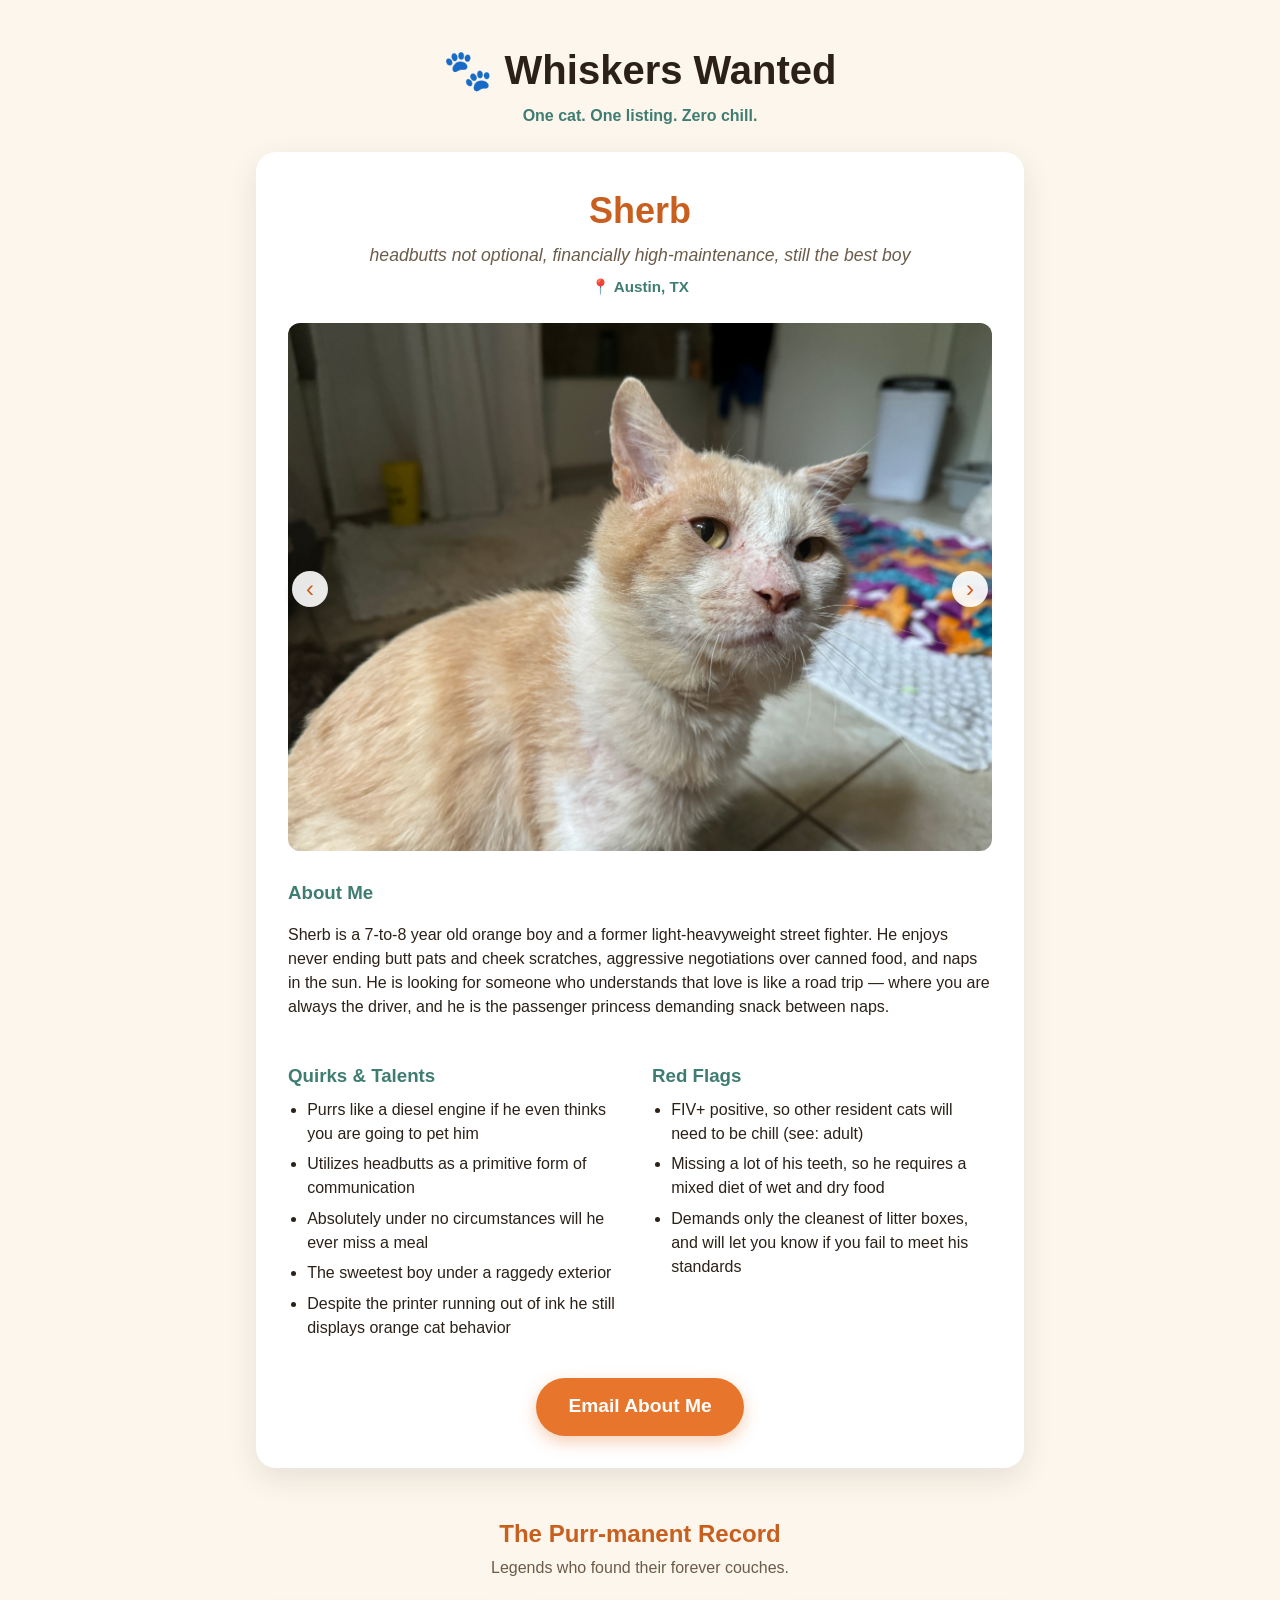
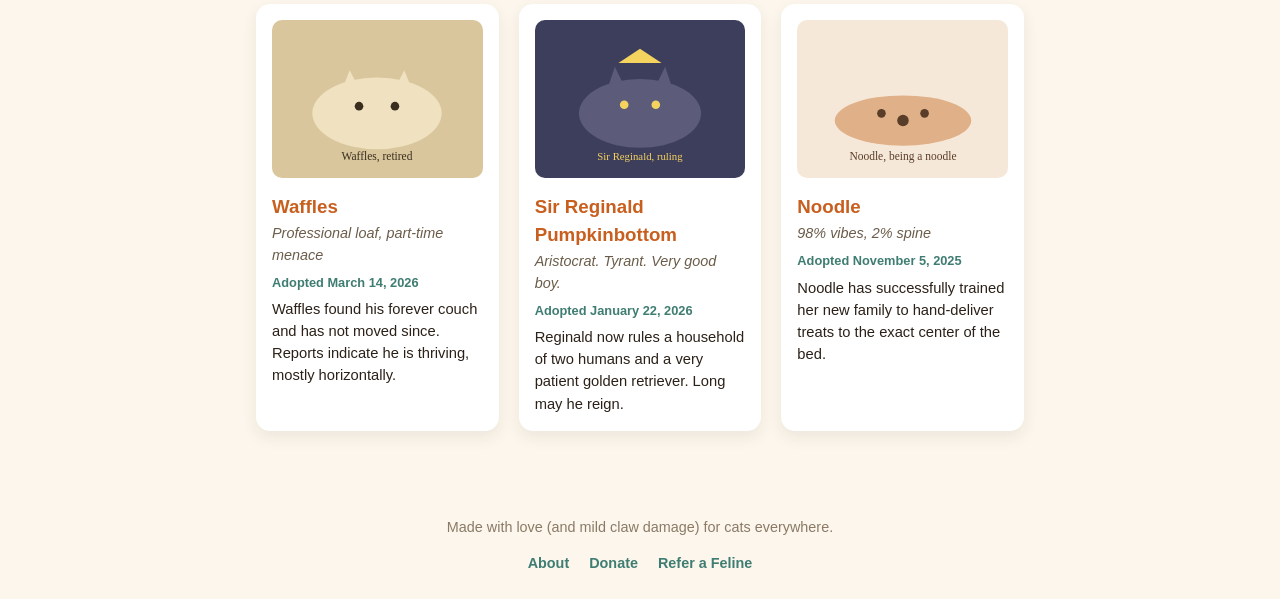
<file: index.html>
<!doctype html>
<html lang="en">
  <head>
    <meta charset="UTF-8" />
    <meta name="viewport" content="width=device-width, initial-scale=1.0" />
    <title>Whiskers Wanted</title>
    <link rel="stylesheet" href="style.css" />
  </head>
  <body>
    <header class="site-header">
      <h1>🐾 Whiskers Wanted</h1>
      <p class="site-subtitle">One cat. One listing. Zero chill.</p>
    </header>

    <main>
      <section id="featured-cat" class="cat-card">
        <div class="adopted-banner" id="adopted-banner" hidden>
          <span>ADOPTED!</span>
        </div>

        <div class="cat-header">
          <h2 id="cat-name">Loading…</h2>
          <p class="tagline" id="cat-tagline"></p>
          <p class="cat-location" id="cat-location" hidden></p>
        </div>

        <div class="gallery-carousel">
          <button
            type="button"
            class="gallery-nav gallery-prev"
            id="gallery-prev"
            aria-label="Previous photo"
          >
            &#8249;
          </button>
          <div class="gallery" id="cat-gallery"></div>
          <button
            type="button"
            class="gallery-nav gallery-next"
            id="gallery-next"
            aria-label="Next photo"
          >
            &#8250;
          </button>
        </div>

        <div class="cat-section">
          <h3>About Me</h3>
          <p id="cat-bio"></p>
        </div>

        <div class="cat-section two-col">
          <div>
            <h3>Quirks &amp; Talents</h3>
            <ul id="cat-traits"></ul>
          </div>
          <div>
            <h3>Red Flags</h3>
            <ul id="cat-redflags"></ul>
          </div>
        </div>

        <div class="cta">
          <a id="email-button" class="email-button" href="#">Email About Me</a>
          <p class="adopted-note" id="adopted-note" hidden></p>
        </div>
      </section>

      <section id="archive" class="archive-section">
        <h2>The Purr-manent Record</h2>
        <p class="archive-subtitle">Legends who found their forever couches.</p>
        <div class="archive-grid" id="archive-grid"></div>
      </section>
    </main>

    <footer class="site-footer">
      <p>Made with love (and mild claw damage) for cats everywhere.</p>
      <nav class="footer-links">
        <a href="about.html">About</a>
        <a href="donate.html">Donate</a>
        <a href="refer.html">Refer a Feline</a>
      </nav>
    </footer>

    <dialog id="lightbox" class="lightbox" aria-label="Photo viewer">
      <button type="button" class="lightbox-btn lightbox-close" id="lightbox-close" aria-label="Close photo viewer">&times;</button>
      <button type="button" class="lightbox-btn lightbox-prev" id="lightbox-prev" aria-label="Previous photo">&#8249;</button>
      <img class="lightbox-img" id="lightbox-img" alt="" />
      <button type="button" class="lightbox-btn lightbox-next" id="lightbox-next" aria-label="Next photo">&#8250;</button>
    </dialog>

    <script src="script.js"></script>
  </body>
</html>
</file>
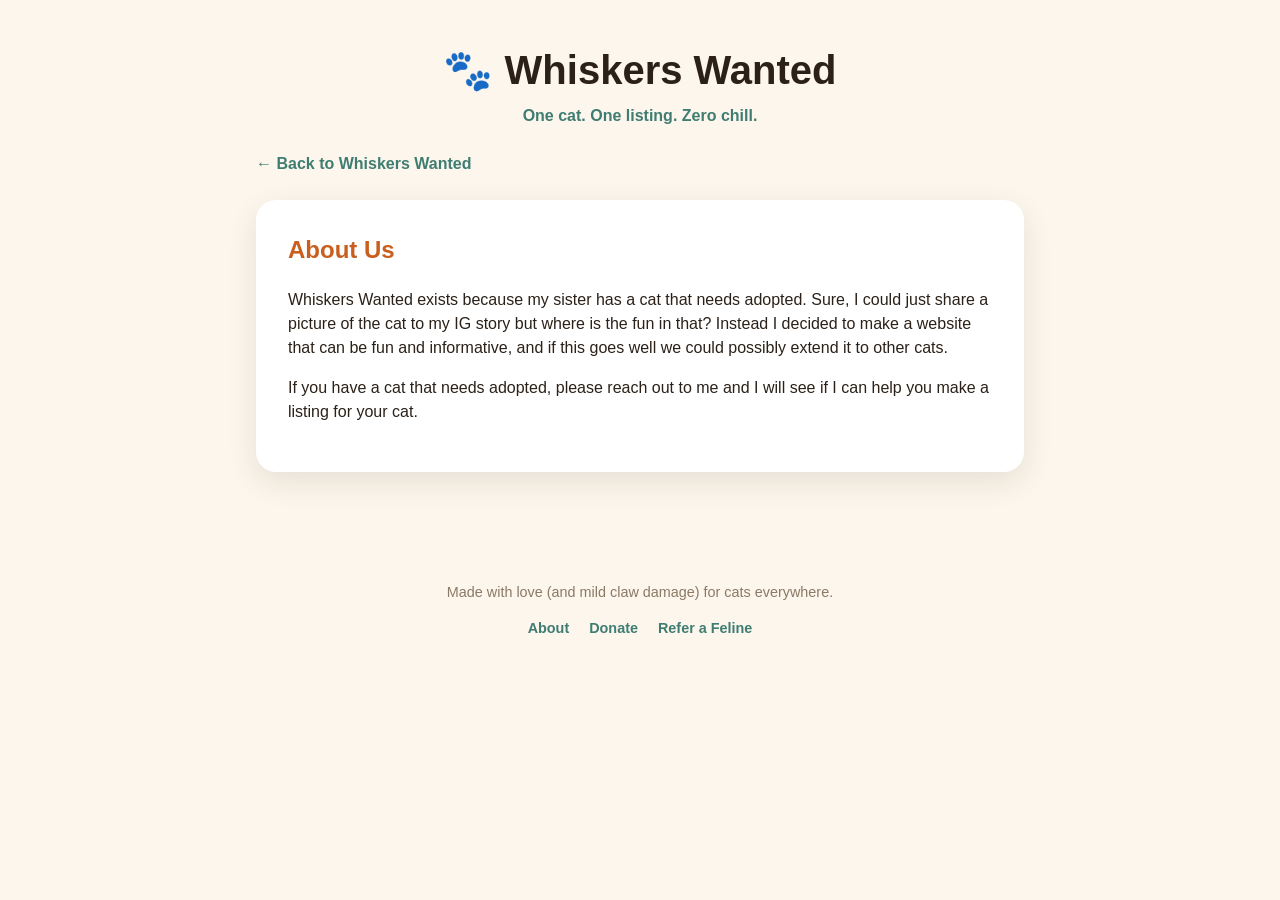
<file: about.html>
<!doctype html>
<html lang="en">
  <head>
    <meta charset="UTF-8" />
    <meta name="viewport" content="width=device-width, initial-scale=1.0" />
    <title>About — Whiskers Wanted</title>
    <link rel="stylesheet" href="style.css" />
  </head>
  <body>
    <header class="site-header">
      <h1>🐾 Whiskers Wanted</h1>
      <p class="site-subtitle">One cat. One listing. Zero chill.</p>
    </header>

    <main>
      <a class="back-home" href="index.html">&larr; Back to Whiskers Wanted</a>

      <section class="page-section">
        <h2>About Us</h2>
        <p>
          Whiskers Wanted exists because my sister has a cat that needs adopted.
          Sure, I could just share a picture of the cat to my IG story but where
          is the fun in that? Instead I decided to make a website that can be
          fun and informative, and if this goes well we could possibly extend it
          to other cats.
        </p>
        <p>
          If you have a cat that needs adopted, please reach out to me and I
          will see if I can help you make a listing for your cat.
        </p>
      </section>
    </main>

    <footer class="site-footer">
      <p>Made with love (and mild claw damage) for cats everywhere.</p>
      <nav class="footer-links">
        <a href="about.html">About</a>
        <a href="donate.html">Donate</a>
        <a href="refer.html">Refer a Feline</a>
      </nav>
    </footer>
  </body>
</html>
</file>
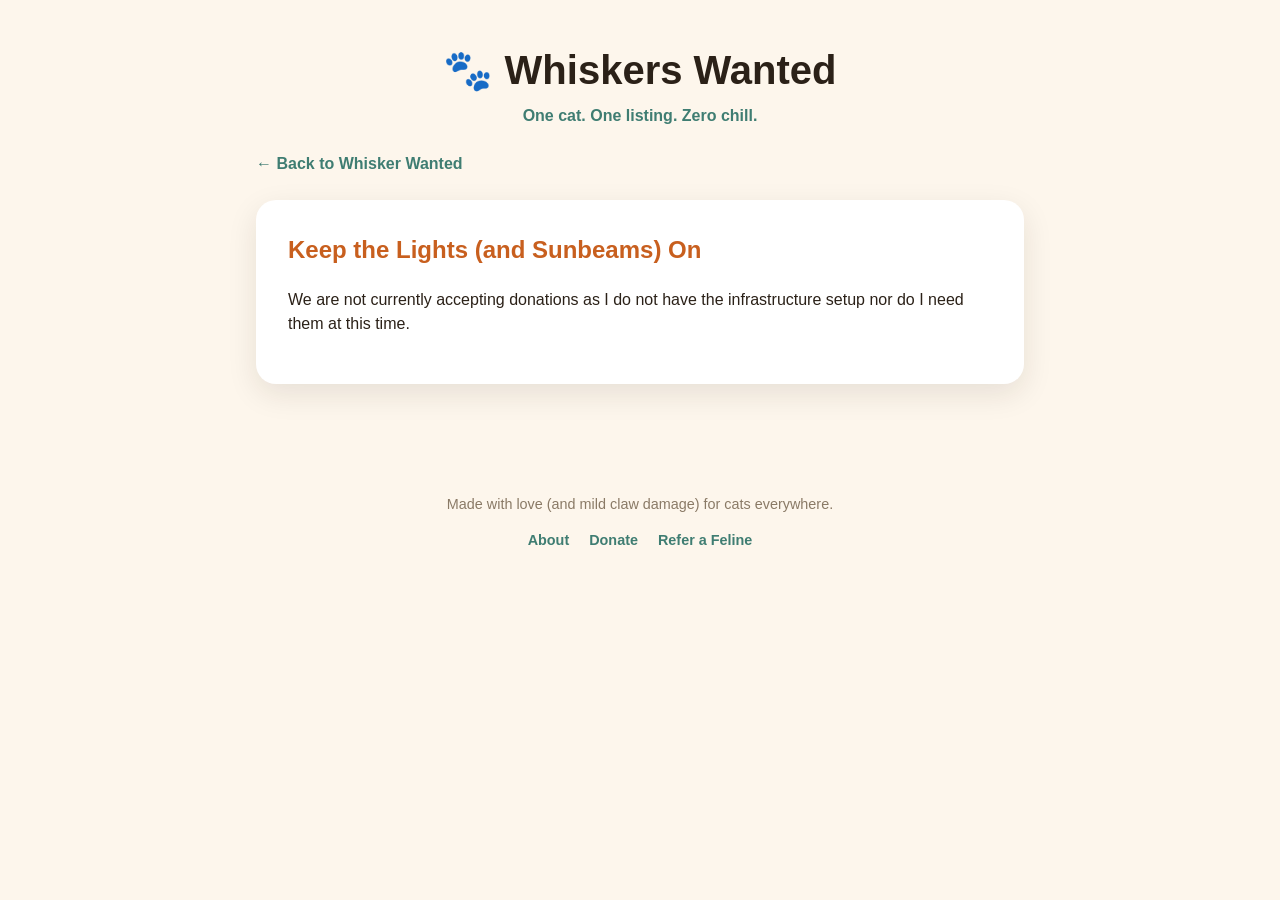
<file: donate.html>
<!doctype html>
<html lang="en">
  <head>
    <meta charset="UTF-8" />
    <meta name="viewport" content="width=device-width, initial-scale=1.0" />
    <title>Donate — Whisker Wanted</title>
    <link rel="stylesheet" href="style.css" />
  </head>
  <body>
    <header class="site-header">
      <h1>🐾 Whiskers Wanted</h1>
      <p class="site-subtitle">One cat. One listing. Zero chill.</p>
    </header>

    <main>
      <a class="back-home" href="index.html">&larr; Back to Whisker Wanted</a>

      <section class="page-section">
        <h2>Keep the Lights (and Sunbeams) On</h2>
        <p>
          We are not currently accepting donations as I do not have the
          infrastructure setup nor do I need them at this time.
        </p>
      </section>
    </main>

    <footer class="site-footer">
      <p>Made with love (and mild claw damage) for cats everywhere.</p>
      <nav class="footer-links">
        <a href="about.html">About</a>
        <a href="donate.html">Donate</a>
        <a href="refer.html">Refer a Feline</a>
      </nav>
    </footer>
  </body>
</html>
</file>
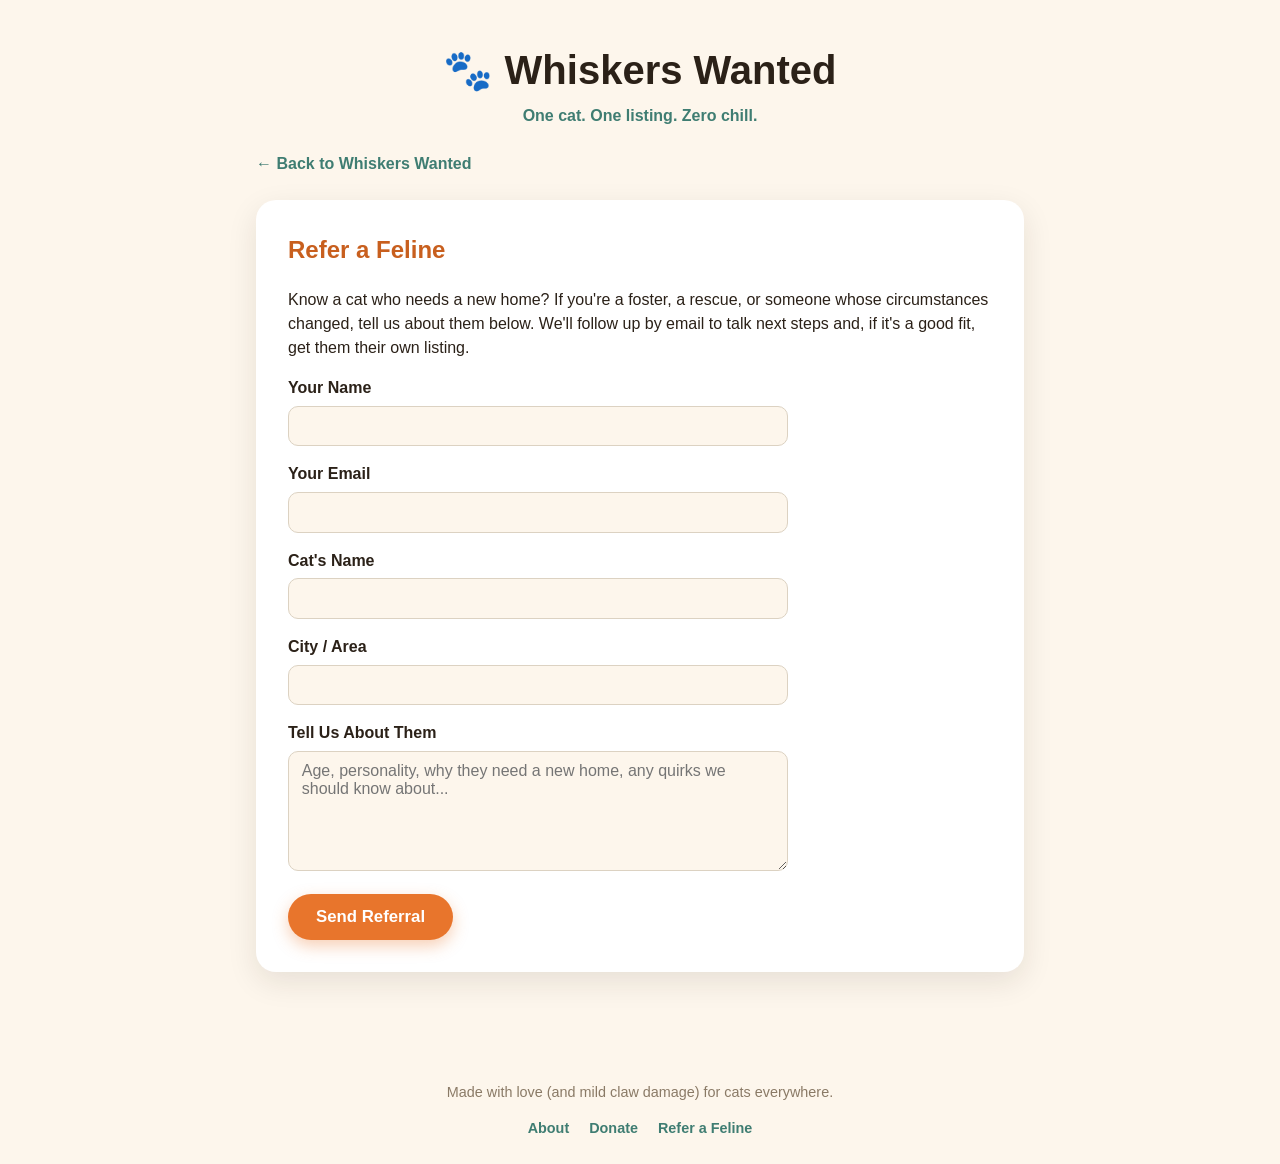
<file: refer.html>
<!doctype html>
<html lang="en">
  <head>
    <meta charset="UTF-8" />
    <meta name="viewport" content="width=device-width, initial-scale=1.0" />
    <title>Refer a Feline — Whiskers Wanted</title>
    <link rel="stylesheet" href="style.css" />
  </head>
  <body>
    <header class="site-header">
      <h1>🐾 Whiskers Wanted</h1>
      <p class="site-subtitle">One cat. One listing. Zero chill.</p>
    </header>

    <main>
      <a class="back-home" href="index.html">&larr; Back to Whiskers Wanted</a>

      <section class="page-section">
        <h2>Refer a Feline</h2>
        <p>
          Know a cat who needs a new home? If you're a foster, a rescue, or
          someone whose circumstances changed, tell us about them below. We'll
          follow up by email to talk next steps and, if it's a good fit, get
          them their own listing.
        </p>

        <form
          class="contact-form"
          id="refer-form"
          method="POST"
          action="send-referral.php"
        >
          <div>
            <label for="your-name">Your Name</label>
            <input
              type="text"
              id="your-name"
              maxlength="100"
              name="your-name"
              required
            />
          </div>
          <div>
            <label for="your-email">Your Email</label>
            <input
              type="email"
              id="your-email"
              maxlength="100"
              name="your-email"
              required
            />
          </div>
          <div>
            <label for="cat-name">Cat's Name</label>
            <input
              type="text"
              id="cat-name"
              maxlength="100"
              name="cat-name"
              required
            />
          </div>
          <div>
            <label for="cat-location">City / Area</label>
            <input
              type="text"
              id="cat-location"
              maxlength="100"
              name="cat-location"
            />
          </div>
          <div>
            <label for="cat-story">Tell Us About Them</label>
            <textarea
              id="cat-story"
              maxlength="5000"
              name="cat-story"
              placeholder="Age, personality, why they need a new home, any quirks we should know about..."
              required
            ></textarea>
          </div>
          <div style="position: absolute; left: -9999px" aria-hidden="true">
            <label
              >Leave blank
              <input
                type="text"
                name="website"
                tabindex="-1"
                autocomplete="off"
            /></label>
          </div>
          <button type="submit">Send Referral</button>
        </form>
      </section>
    </main>

    <footer class="site-footer">
      <p>Made with love (and mild claw damage) for cats everywhere.</p>
      <nav class="footer-links">
        <a href="about.html">About</a>
        <a href="donate.html">Donate</a>
        <a href="refer.html">Refer a Feline</a>
      </nav>
    </footer>

    <script>
      const REFERRAL_EMAIL = 'hello@whiskerswanted.com'

      document.getElementById('refer-form').addEventListener('submit', e => {
        e.preventDefault()
        const yourName = document.getElementById('your-name').value
        const yourEmail = document.getElementById('your-email').value
        const catName = document.getElementById('cat-name').value
        const catLocation = document.getElementById('cat-location').value
        const catStory = document.getElementById('cat-story').value

        const subject = encodeURIComponent(`Cat referral: ${catName}`)
        const body = encodeURIComponent(
          `Referred by: ${yourName} (${yourEmail})\n` +
            `Cat's name: ${catName}\n` +
            `Location: ${catLocation || 'Not provided'}\n\n` +
            `Story:\n${catStory}`
        )

        window.location.href = `mailto:${REFERRAL_EMAIL}?subject=${subject}&body=${body}`
      })
    </script>
  </body>
</html>
</file>
<file: style.css>
:root {
  --cream: #fdf6ec;
  --orange: #e8752c;
  --orange-dark: #c85f1e;
  --teal: #3f7d72;
  --ink: #2b2118;
  --card-bg: #ffffff;
}

* { box-sizing: border-box; }

body {
  margin: 0;
  font-family: -apple-system, BlinkMacSystemFont, "Segoe UI", Roboto, sans-serif;
  background: var(--cream);
  color: var(--ink);
  line-height: 1.5;
}

.site-header {
  text-align: center;
  padding: 2.5rem 1rem 1.5rem;
}

.site-header h1 {
  margin: 0;
  font-size: 2.5rem;
}

.site-subtitle {
  margin: 0.25rem 0 0;
  color: var(--teal);
  font-weight: 600;
}

main {
  max-width: 800px;
  margin: 0 auto;
  padding: 0 1rem 3rem;
}

.cat-card {
  position: relative;
  background: var(--card-bg);
  border-radius: 20px;
  padding: 2rem;
  box-shadow: 0 10px 30px rgba(43, 33, 24, 0.1);
  overflow: hidden;
}

.cat-header {
  text-align: center;
  margin-bottom: 1.5rem;
}

.cat-header h2 {
  font-size: 2.25rem;
  margin: 0 0 0.25rem;
  color: var(--orange-dark);
}

.tagline {
  font-style: italic;
  color: #6b5c4a;
  margin: 0;
  font-size: 1.1rem;
}

.cat-location {
  margin: 0.5rem 0 0;
  color: var(--teal);
  font-weight: 600;
  font-size: 0.95rem;
}

.gallery-carousel {
  position: relative;
  margin-bottom: 1.5rem;
  min-width: 0;
}

.gallery {
  display: flex;
  gap: 0.75rem;
  overflow-x: auto;
  scroll-snap-type: x mandatory;
  scroll-behavior: smooth;
  -webkit-overflow-scrolling: touch;
  scrollbar-width: none;
  padding: 0 0 0.25rem;
}

.gallery::-webkit-scrollbar {
  display: none;
}

.gallery img {
  flex: 0 0 82%;
  scroll-snap-align: center;
  border-radius: 12px;
  display: block;
  aspect-ratio: 4 / 3;
  object-fit: cover;
  min-width: 0;
  max-width: 100%;
  height: auto;
  cursor: zoom-in;
}

.gallery-nav {
  position: absolute;
  top: 50%;
  transform: translateY(-50%);
  width: 2.25rem;
  height: 2.25rem;
  border-radius: 50%;
  border: none;
  background: rgba(255, 255, 255, 0.9);
  color: var(--orange-dark);
  font-size: 1.5rem;
  line-height: 1;
  display: flex;
  align-items: center;
  justify-content: center;
  cursor: pointer;
  box-shadow: 0 4px 10px rgba(43, 33, 24, 0.2);
  z-index: 2;
  transition: background 0.15s ease;
}

.gallery-nav:hover {
  background: #fff;
}

.gallery-prev {
  left: 0.25rem;
}

.gallery-next {
  right: 0.25rem;
}

@media (min-width: 640px) {
  .gallery img {
    flex-basis: 100%;
  }
}

/* Lightbox (click-to-enlarge) */
.lightbox {
  width: 100vw;
  height: 100vh;
  max-width: none;
  max-height: none;
  margin: 0;
  padding: 0;
  border: none;
  background: transparent;
  overflow: hidden;
}

.lightbox[open] {
  display: flex;
  align-items: center;
  justify-content: center;
}

.lightbox::backdrop {
  background: rgba(20, 14, 9, 0.88);
}

html:has(.lightbox[open]) {
  overflow: hidden;
}

.lightbox-img {
  max-width: min(92vw, 1400px);
  max-height: 88vh;
  object-fit: contain;
  border-radius: 8px;
  box-shadow: 0 10px 40px rgba(0, 0, 0, 0.5);
}

.lightbox-btn {
  position: absolute;
  width: 2.75rem;
  height: 2.75rem;
  border-radius: 50%;
  border: none;
  background: rgba(255, 255, 255, 0.92);
  color: var(--orange-dark);
  font-size: 1.75rem;
  line-height: 1;
  display: flex;
  align-items: center;
  justify-content: center;
  cursor: pointer;
}

.lightbox-btn:hover {
  background: #fff;
}

.lightbox-btn[hidden] {
  display: none;
}

.lightbox-close {
  top: 1rem;
  right: 1rem;
}

.lightbox-prev {
  left: 1rem;
  top: 50%;
  transform: translateY(-50%);
}

.lightbox-next {
  right: 1rem;
  top: 50%;
  transform: translateY(-50%);
}

.cat-section {
  margin-bottom: 1.5rem;
}

.cat-section h3 {
  color: var(--teal);
  margin-bottom: 0.5rem;
}

.two-col {
  display: grid;
  grid-template-columns: 1fr 1fr;
  gap: 1.5rem;
}

.cat-section ul {
  margin: 0;
  padding-left: 1.2rem;
}

.cat-section li {
  margin-bottom: 0.4rem;
}

.cta {
  text-align: center;
  margin-top: 2rem;
}

.email-button {
  display: inline-block;
  background: var(--orange);
  color: white;
  text-decoration: none;
  font-weight: 700;
  font-size: 1.2rem;
  padding: 0.9rem 2rem;
  border-radius: 999px;
  transition: transform 0.15s ease, background 0.15s ease;
  box-shadow: 0 6px 16px rgba(232, 117, 44, 0.35);
}

.email-button:hover {
  background: var(--orange-dark);
  transform: translateY(-2px);
}

.email-button.disabled {
  background: #b8b0a4;
  box-shadow: none;
  pointer-events: none;
  cursor: default;
}

.adopted-note {
  margin-top: 0.75rem;
  color: var(--teal);
  font-weight: 600;
}

/* Adopted banner */
.adopted-banner {
  position: absolute;
  top: 28px;
  right: -48px;
  background: var(--teal);
  color: white;
  padding: 0.5rem 3rem;
  transform: rotate(35deg);
  font-weight: 800;
  letter-spacing: 2px;
  font-size: 1.1rem;
  box-shadow: 0 4px 10px rgba(0,0,0,0.25);
  z-index: 5;
}

.cat-card.is-adopted .gallery {
  filter: grayscale(0.5) brightness(0.85);
}

/* Archive */
.archive-section {
  margin-top: 3rem;
  text-align: center;
}

.archive-section h2 {
  color: var(--orange-dark);
  margin-bottom: 0.25rem;
}

.archive-subtitle {
  color: #6b5c4a;
  margin-top: 0;
  margin-bottom: 1.5rem;
}

.archive-grid {
  display: grid;
  grid-template-columns: repeat(auto-fit, minmax(200px, 1fr));
  gap: 1.25rem;
  text-align: left;
}

.archive-card {
  background: var(--card-bg);
  border-radius: 14px;
  padding: 1rem;
  box-shadow: 0 6px 16px rgba(43, 33, 24, 0.08);
}

.archive-card img {
  width: 100%;
  border-radius: 10px;
  aspect-ratio: 4 / 3;
  object-fit: cover;
  margin-bottom: 0.5rem;
}

.archive-card h3 {
  margin: 0 0 0.15rem;
  color: var(--orange-dark);
}

.archive-card .archive-tagline {
  font-style: italic;
  font-size: 0.9rem;
  color: #6b5c4a;
  margin: 0 0 0.4rem;
}

.archive-card .archive-date {
  font-size: 0.8rem;
  color: var(--teal);
  font-weight: 600;
  margin: 0 0 0.4rem;
}

.archive-card p.archive-blurb {
  margin: 0;
  font-size: 0.92rem;
}

.site-footer {
  text-align: center;
  padding: 1.5rem;
  color: #8a7a66;
  font-size: 0.9rem;
}

.footer-links {
  margin-top: 0.75rem;
  display: flex;
  justify-content: center;
  gap: 1.25rem;
}

.footer-links a {
  color: var(--teal);
  font-weight: 600;
  text-decoration: none;
}

.footer-links a:hover {
  text-decoration: underline;
}

/* Secondary pages (About / Donate / Refer a Feline) */
.page-section {
  background: var(--card-bg);
  border-radius: 20px;
  padding: 2rem;
  box-shadow: 0 10px 30px rgba(43, 33, 24, 0.1);
  margin-bottom: 1.5rem;
}

.page-section h2 {
  color: var(--orange-dark);
  margin-top: 0;
}

.page-section p {
  margin-bottom: 1rem;
}

.back-home {
  display: inline-block;
  margin-bottom: 1.5rem;
  color: var(--teal);
  font-weight: 600;
  text-decoration: none;
}

.back-home:hover {
  text-decoration: underline;
}

.donate-options {
  display: grid;
  grid-template-columns: repeat(auto-fit, minmax(180px, 1fr));
  gap: 1rem;
  margin-top: 1.5rem;
}

.donate-card {
  background: var(--cream);
  border-radius: 14px;
  padding: 1.25rem;
  text-align: center;
}

.donate-card .amount {
  font-size: 1.5rem;
  font-weight: 800;
  color: var(--orange-dark);
  margin: 0 0 0.25rem;
}

.donate-card p {
  margin: 0;
  font-size: 0.9rem;
  color: #6b5c4a;
}

.contact-form {
  display: grid;
  gap: 1rem;
  max-width: 500px;
}

.contact-form label {
  display: block;
  font-weight: 600;
  margin-bottom: 0.35rem;
  color: var(--ink);
}

.contact-form input,
.contact-form textarea {
  width: 100%;
  padding: 0.65rem 0.8rem;
  border: 1px solid #dcd2c2;
  border-radius: 10px;
  font-family: inherit;
  font-size: 1rem;
  background: var(--cream);
  color: var(--ink);
}

.contact-form textarea {
  min-height: 120px;
  resize: vertical;
}

.contact-form button {
  justify-self: start;
  background: var(--orange);
  color: white;
  border: none;
  font-weight: 700;
  font-size: 1.05rem;
  padding: 0.8rem 1.75rem;
  border-radius: 999px;
  cursor: pointer;
  transition: transform 0.15s ease, background 0.15s ease;
  box-shadow: 0 6px 16px rgba(232, 117, 44, 0.35);
}

.contact-form button:hover {
  background: var(--orange-dark);
  transform: translateY(-2px);
}

@media (max-width: 560px) {
  .two-col {
    grid-template-columns: 1fr;
  }
  .gallery {
    grid-template-columns: repeat(2, 1fr);
  }
  .adopted-banner {
    font-size: 0.9rem;
    right: -55px;
    top: 22px;
  }
}
</file>
